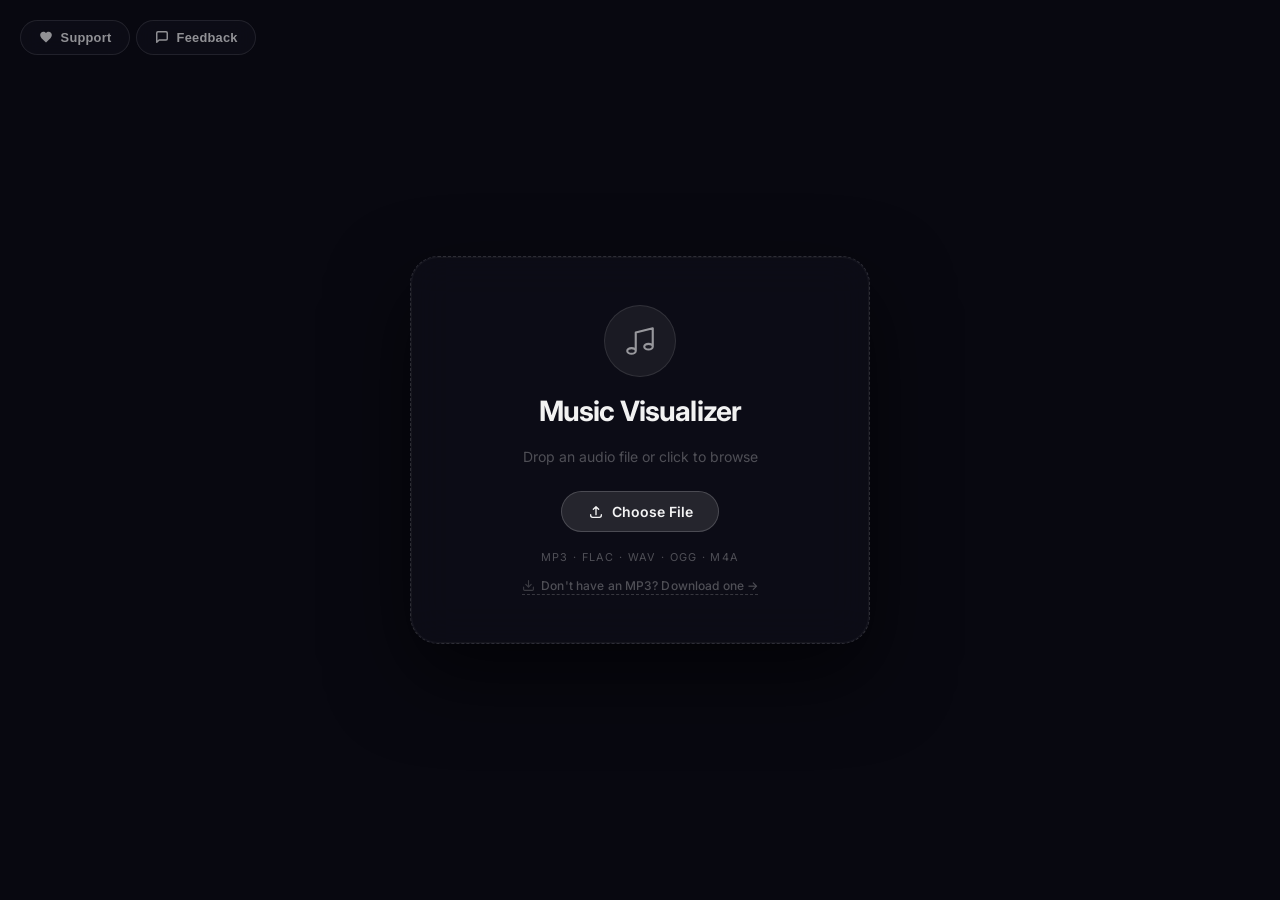
<file: index.html>
<!DOCTYPE html>
<html lang="en">
<head>
  <script async src="https://www.googletagmanager.com/gtag/js?id=G-9R2Q7HDYSL"></script>
  <script>
    window.dataLayer = window.dataLayer || [];
    function gtag(){dataLayer.push(arguments);}
    gtag('js', new Date());
    gtag('config', 'G-9R2Q7HDYSL');
  </script>
  <meta charset="UTF-8" />
  <meta name="viewport" content="width=device-width, initial-scale=1.0"/>
  <title>Music Visualizer</title>
  <meta name="description" content="An immersive music visualizer. Upload audio and watch your music come alive.">

  <link href="https://fonts.googleapis.com/css2?family=Inter:wght@300;400;500;600;700&family=Orbitron:wght@400;500&display=swap" rel="stylesheet">
  <link rel="icon" href="data:image/svg+xml,<svg xmlns='http://www.w3.org/2000/svg' viewBox='0 0 100 100'><text y='.9em' font-size='90'>🎵</text></svg>">
  <link rel="stylesheet" href="styles.css">
</head>
<body>
  <div class="main-container">

    <!-- Top-left: support button -->
    <button class="support-btn" id="support-btn" title="Support the Creator" aria-label="Support the Creator">
      <svg viewBox="0 0 24 24" fill="currentColor">
        <path d="M12 21.35l-1.45-1.32C5.4 15.36 2 12.28 2 8.5 2 5.42 4.42 3 7.5 3c1.74 0 3.41.81 4.5 2.09C13.09 3.81 14.76 3 16.5 3 19.58 3 22 5.42 22 8.5c0 3.78-3.4 6.86-8.55 11.54L12 21.35z"/>
      </svg>
      <span class="btn-text">Support</span>
    </button>

    <!-- Top-left: feedback button -->
    <button class="feedback-btn" id="feedback-btn" title="Send Feedback" aria-label="Send Feedback">
      <svg viewBox="0 0 24 24" fill="none" stroke="currentColor" stroke-width="2.5" stroke-linecap="round" stroke-linejoin="round">
        <path d="M21 15a2 2 0 0 1-2 2H7l-4 4V5a2 2 0 0 1 2-2h14a2 2 0 0 1 2 2z"></path>
      </svg>
      <span class="btn-text">Feedback</span>
    </button>

    <!-- Fullscreen aurora canvas — drawn behind everything -->
    <canvas id="aurora-canvas" class="aurora-canvas"></canvas>

    <!-- Ambient cover-art blurred background -->
    <div class="cover-art-background" id="cover-art-background"></div>

    <!-- ═══ UPLOAD SCREEN ═══ -->
    <div class="upload-screen" id="upload-screen">
      <div class="upload-card" id="upload-area">
        <div class="upload-card-icon">
          <svg viewBox="0 0 24 24" fill="none" stroke="currentColor" stroke-width="1.5">
            <path stroke-linecap="round" stroke-linejoin="round"
              d="M9 19V6l12-3v13M9 19c0 1.105-1.343 2-3 2s-3-.895-3-2 1.343-2 3-2 3 .895 3 2zm12-3c0 1.105-1.343 2-3 2s-3-.895-3-2 1.343-2 3-2 3 .895 3 2z"/>
          </svg>
        </div>
        <h1 class="upload-card-title">Music Visualizer</h1>
        <p class="upload-card-sub">Drop an audio file or click to browse</p>

        <label for="audio-input" class="upload-btn" id="upload-btn-label">
          <svg viewBox="0 0 24 24" fill="none" stroke="currentColor" stroke-width="2" width="16" height="16">
            <path stroke-linecap="round" stroke-linejoin="round" d="M4 16v1a3 3 0 003 3h10a3 3 0 003-3v-1m-4-8l-4-4m0 0L8 8m4-4v12"/>
          </svg>
          Choose File
        </label>

        <input type="file" id="audio-input" accept="audio/*" class="sr-only" multiple>
        <p class="upload-formats">MP3 · FLAC · WAV · OGG · M4A</p>

        <a href="download.html" class="upload-dl-link" id="upload-dl-link" aria-label="Learn how to download MP3 from Apple Music or Spotify">
          <svg viewBox="0 0 24 24" fill="none" stroke="currentColor" stroke-width="2" width="13" height="13">
            <path stroke-linecap="round" stroke-linejoin="round" d="M21 15v4a2 2 0 0 1-2 2H5a2 2 0 0 1-2-2v-4M7 10l5 5 5-5M12 15V3"/>
          </svg>
          Don't have an MP3? Download one →
        </a>
      </div>
    </div>

    <!-- ═══ PLAYER SCREEN ═══ -->
    <div class="player-screen" id="player-screen">

      <!-- Top-right: fullscreen button -->
      <button class="fs-btn" id="fullscreen-btn" title="Fullscreen (F)" aria-label="Toggle fullscreen">
        <svg id="fs-icon-expand" viewBox="0 0 24 24" fill="none" stroke="currentColor" stroke-width="2">
          <path stroke-linecap="round" stroke-linejoin="round" d="M4 8V4m0 0h4M4 4l5 5m11-5h-4m4 0v4m0-4l-5 5M4 16v4m0 0h4m-4 0l5-5m11 5l-5-5m5 5v-4m0 4h-4"/>
        </svg>
        <svg id="fs-icon-compress" viewBox="0 0 24 24" fill="none" stroke="currentColor" stroke-width="2" style="display:none">
          <path stroke-linecap="round" stroke-linejoin="round" d="M9 9V4m0 5H4m5 0L3 3m12 6h5m-5 0V4m0 5l6-6M9 15v5m0-5H4m5 0l-6 6m12-6h5m-5 0v5m0-5l6 6"/>
        </svg>
      </button>

      <!-- Cover art + track metadata centred above visualizer -->
      <div class="now-playing" id="now-playing">
        <div class="cover-art-wrap" id="cover-art-wrap">
          <div class="cover-art" id="cover-art-image"></div>
        </div>
        <div class="track-meta">
          <p class="track-name"  id="track-name">—</p>
          <p class="track-artist" id="track-artist"></p>
          <p class="track-duration" id="track-duration">0:00 / 0:00</p>
        </div>
      </div>

      <!-- Lyrics display -->
      <div class="lyrics-display" id="lyrics-display">
        <p class="lyrics-line lyrics-prev" id="lyrics-prev"></p>
        <div class="lyrics-current-wrap">
          <p class="lyrics-line lyrics-current" id="lyrics-current"></p>
          <div class="lyrics-break" id="lyrics-break">
            <span class="lbreak-dot"></span>
            <span class="lbreak-dot"></span>
            <span class="lbreak-dot"></span>
          </div>
          <div class="lyrics-progress" id="lyrics-progress"></div>
        </div>
        <p class="lyrics-line lyrics-next" id="lyrics-next"></p>
      </div>

      <!-- Visualizer canvas -->
      <div class="visualizer-section">
        <canvas id="visualizer"></canvas>
      </div>

      <!-- Controls pill -->
      <div class="controls-pill" id="controls-overlay">

        <!-- Prev -->
        <button id="btn-prev" class="ctrl-btn" aria-label="Previous track">
          <svg viewBox="0 0 24 24" fill="currentColor"><path d="M6 6h2v12H6zm3.5 6l8.5 6V6z"/></svg>
        </button>

        <!-- Play / Pause -->
        <button id="mini-play-pause" class="ctrl-btn ctrl-btn--primary" aria-label="Play / Pause">
          <svg id="icon-play"  viewBox="0 0 24 24" fill="currentColor"><path d="M8 5v14l11-7z"/></svg>
          <svg id="icon-pause" viewBox="0 0 24 24" fill="currentColor" style="display:none"><path d="M6 19h4V5H6v14zm8-14v14h4V5h-4z"/></svg>
        </button>

        <!-- Next -->
        <button id="btn-next" class="ctrl-btn" aria-label="Next track">
          <svg viewBox="0 0 24 24" fill="currentColor"><path d="M6 18l8.5-6L6 6v12zm2-8.14L11.03 12 8 14.14V9.86zM16 6h2v12h-2z"/></svg>
        </button>

        <!-- Stop -->
        <button id="mini-stop" class="ctrl-btn" aria-label="Stop">
          <svg viewBox="0 0 24 24" fill="currentColor"><path d="M6 6h12v12H6z"/></svg>
        </button>

        <!-- Visualizer mode cycle -->
        <button id="btn-mode" class="ctrl-btn ctrl-btn--mode" aria-label="Switch visualizer mode" title="Cycle visualizer mode (V)">
          <svg id="mode-icon-bars" viewBox="0 0 24 24" fill="currentColor">
            <path d="M4 18h2V6H4v12zm4 0h2V2H8v16zm4 0h2v-8h-2v8zm4 0h2V9h-2v9zm4 0h2v-5h-2v5z"/>
          </svg>
          <svg id="mode-icon-radial" viewBox="0 0 24 24" fill="currentColor" style="display:none">
            <circle cx="12" cy="12" r="3"/>
            <path d="M12 2v3M12 19v3M2 12h3M19 12h3M5.6 5.6l2.1 2.1M16.3 16.3l2.1 2.1M5.6 18.4l2.1-2.1M16.3 7.7l2.1-2.1"
              stroke="currentColor" stroke-width="2" stroke-linecap="round" fill="none"/>
          </svg>
        </button>

        <!-- Seek -->
        <div class="seek-group">
          <span class="time-lbl" id="current-time">0:00</span>
          <div class="seek-track" id="enhanced-progress-bar">
            <div class="seek-fill" id="enhanced-progress-fill"></div>
          </div>
          <span class="time-lbl" id="total-time">0:00</span>
        </div>

        <div class="ctrl-divider"></div>

        <!-- Volume (icon toggles mute) -->
        <div class="vol-group">
          <button id="mute-btn" class="ctrl-btn ctrl-btn--icon" aria-label="Mute / Unmute">
            <svg id="vol-icon-on"  viewBox="0 0 24 24" fill="currentColor"><path d="M3 9v6h4l5 5V4L7 9H3zm13.5 3c0-1.77-1.02-3.29-2.5-4.03v8.05c1.48-.73 2.5-2.25 2.5-4.02zM14 3.23v2.06c2.89.86 5 3.54 5 6.71s-2.11 5.85-5 6.71v2.06c4.01-.91 7-4.49 7-8.77s-2.99-7.86-7-8.77z"/></svg>
            <svg id="vol-icon-off" viewBox="0 0 24 24" fill="currentColor" style="display:none"><path d="M16.5 12c0-1.77-1.02-3.29-2.5-4.03v2.21l2.45 2.45c.03-.2.05-.41.05-.63zm2.5 0c0 .94-.2 1.82-.54 2.64l1.51 1.51C20.63 14.91 21 13.5 21 12c0-4.28-2.99-7.86-7-8.77v2.06c2.89.86 5 3.54 5 6.71zM4.27 3L3 4.27 7.73 9H3v6h4l5 5v-6.73l4.25 4.25c-.67.52-1.42.93-2.25 1.18v2.06c1.38-.31 2.63-.95 3.69-1.81L19.73 21 21 19.73l-9-9L4.27 3zM12 4L9.91 6.09 12 8.18V4z"/></svg>
          </button>
          <input type="range" id="mini-volume" min="0" max="100" value="50" class="vol-slider" aria-label="Volume">
        </div>

        <div class="ctrl-divider"></div>

        <!-- Add more tracks -->
        <label for="audio-input-more" class="ctrl-btn ctrl-add" title="Add more tracks" aria-label="Add tracks">
          <svg viewBox="0 0 24 24" fill="currentColor"><path d="M19 13h-6v6h-2v-6H5v-2h6V5h2v6h6v2z"/></svg>
        </label>
        <input type="file" id="audio-input-more" accept="audio/*" class="sr-only" multiple>

        <div class="ctrl-divider"></div>

        <!-- Queue toggle -->
        <button id="btn-queue" class="ctrl-btn ctrl-btn--icon ctrl-btn--queue" title="Queue (Q)" aria-label="Toggle queue">
          <svg viewBox="0 0 24 24" fill="currentColor">
            <path d="M3 18h13v-2H3v2zm0-5h10v-2H3v2zm0-7v2h13V6H3zm18 9.59L17.42 12 21 8.41 19.59 7l-5 5 5 5L21 15.59z"/>
          </svg>
        </button>

        <div class="ctrl-divider"></div>

        <!-- Load LRC lyrics -->
        <label for="lrc-input" class="ctrl-btn ctrl-btn--icon ctrl-btn--lrc" id="lrc-btn" title="Load lyrics (.lrc)" aria-label="Load LRC file">
          <svg viewBox="0 0 24 24" fill="currentColor">
            <path d="M12 3v10.55c-.59-.34-1.27-.55-2-.55-2.21 0-4 1.79-4 4s1.79 4 4 4 4-1.79 4-4V7h4V3h-6z"/>
          </svg>
        </label>
        <input type="file" id="lrc-input" accept=".lrc,.txt" class="sr-only">
      </div>

      <!-- ═══ QUEUE SIDEBAR ═══ -->
      <div class="queue-panel" id="queue-panel" aria-label="Queue">
        <div class="queue-header">
          <span class="queue-title">Queue</span>
          <span class="queue-count" id="queue-count">0 tracks</span>
          <button class="queue-close" id="queue-close" aria-label="Close queue">
            <svg viewBox="0 0 24 24" fill="currentColor" width="16" height="16">
              <path d="M19 6.41L17.59 5 12 10.59 6.41 5 5 6.41 10.59 12 5 17.59 6.41 19 12 13.41 17.59 19 19 17.59 13.41 12z"/>
            </svg>
          </button>
        </div>
        <div class="queue-list" id="queue-list"></div>
      </div>

    </div><!-- /player-screen -->

    <audio id="audio" style="display:none"></audio>
  </div>

  <!-- ═══ SUPPORT MODAL ═══ -->
  <div class="support-modal" id="support-modal" aria-label="Support Creator">
    <div class="support-modal-backdrop" id="support-backdrop"></div>
    <div class="support-card">
      <button class="support-close-btn" id="support-close-btn" aria-label="Close support page">
        <svg viewBox="0 0 24 24" fill="currentColor">
          <path d="M19 6.41L17.59 5 12 10.59 6.41 5 5 6.41 10.59 12 5 17.59 6.41 19 12 13.41 17.59 19 19 17.59 13.41 12z"/>
        </svg>
      </button>
      
      <div class="support-header">
        <div class="support-icon-heart">
          <svg viewBox="0 0 24 24" fill="currentColor">
            <path d="M12 21.35l-1.45-1.32C5.4 15.36 2 12.28 2 8.5 2 5.42 4.42 3 7.5 3c1.74 0 3.41.81 4.5 2.09C13.09 3.81 14.76 3 16.5 3 19.58 3 22 5.42 22 8.5c0 3.78-3.4 6.86-8.55 11.54L12 21.35z"/>
          </svg>
        </div>
        <h2 class="support-title">Support the Creator</h2>
        <p class="support-subtitle">If you love this visualizer, consider supporting development!</p>
      </div>

      <div class="support-content">
        <div class="qr-container">
          <img src="qrpay.jpeg" alt="UPI QR Code" class="qr-image" />
          <span class="qr-label">Scan QR to pay</span>
        </div>

        <div class="upi-container">
          <span class="upi-label">UPI ID</span>
          <div class="upi-box">
            <span class="upi-id" id="upi-id-text">ravishankar20066@okicici</span>
            <button class="upi-copy-btn" id="upi-copy-btn" title="Copy UPI ID">
              <svg id="copy-icon" viewBox="0 0 24 24" fill="none" stroke="currentColor" stroke-width="2">
                <rect x="9" y="9" width="13" height="13" rx="2" ry="2"></rect>
                <path d="M5 15H4a2 2 0 0 1-2-2V4a2 2 0 0 1 2-2h9a2 2 0 0 1 2 2v1"></path>
              </svg>
              <svg id="check-icon" viewBox="0 0 24 24" fill="none" stroke="currentColor" stroke-width="2" style="display:none">
                <polyline points="20 6 9 17 4 12"></polyline>
              </svg>
              <span id="copy-btn-text">Copy</span>
            </button>
          </div>
        </div>
      </div>
    </div>
  </div>

  <!-- ═══ FEEDBACK MODAL ═══ -->
  <div class="support-modal" id="feedback-modal" aria-label="Send Feedback">
    <div class="support-modal-backdrop" id="feedback-backdrop"></div>
    <div class="support-card">
      <button class="support-close-btn" id="feedback-close-btn" aria-label="Close feedback page">
        <svg viewBox="0 0 24 24" fill="currentColor">
          <path d="M19 6.41L17.59 5 12 10.59 6.41 5 5 6.41 10.59 12 5 17.59 6.41 19 12 13.41 17.59 19 19 17.59 13.41 12z"/>
        </svg>
      </button>
      
      <div class="support-header">
        <div class="support-icon-heart" style="background: rgba(0, 184, 212, 0.1); border-color: rgba(0, 184, 212, 0.2); color: #00b8d4; animation: none;">
          <svg viewBox="0 0 24 24" fill="none" stroke="currentColor" stroke-width="2" stroke-linecap="round" stroke-linejoin="round" style="width: 24px; height: 24px;">
            <path d="M21 15a2 2 0 0 1-2 2H7l-4 4V5a2 2 0 0 1 2-2h14a2 2 0 0 1 2 2z"></path>
          </svg>
        </div>
        <h2 class="support-title">Send Feedback</h2>
        <p class="support-subtitle">Have a suggestion or found a bug? Let us know!</p>
      </div>

      <form class="feedback-form" id="feedback-form">
        <div class="feedback-field">
          <input type="text" id="feedback-name" name="name" placeholder="Your Name" required class="feedback-input">
        </div>
        <div class="feedback-field">
          <input type="email" id="feedback-email" name="email" placeholder="Your Email" required class="feedback-input">
        </div>
        <div class="feedback-field">
          <textarea id="feedback-message" name="message" placeholder="Type your message here..." required class="feedback-input feedback-textarea" rows="4"></textarea>
        </div>
        <button type="submit" class="feedback-submit-btn" id="feedback-submit-btn">
          <span id="feedback-submit-text">Send Feedback</span>
          <div class="feedback-spinner" id="feedback-spinner" style="display: none;"></div>
        </button>
      </form>
    </div>
  </div>



  <div id="toast" class="toast" aria-live="polite"></div>

  <script type="module" src="./js/app.js?v=2"></script>
</body>
</html>
</file>
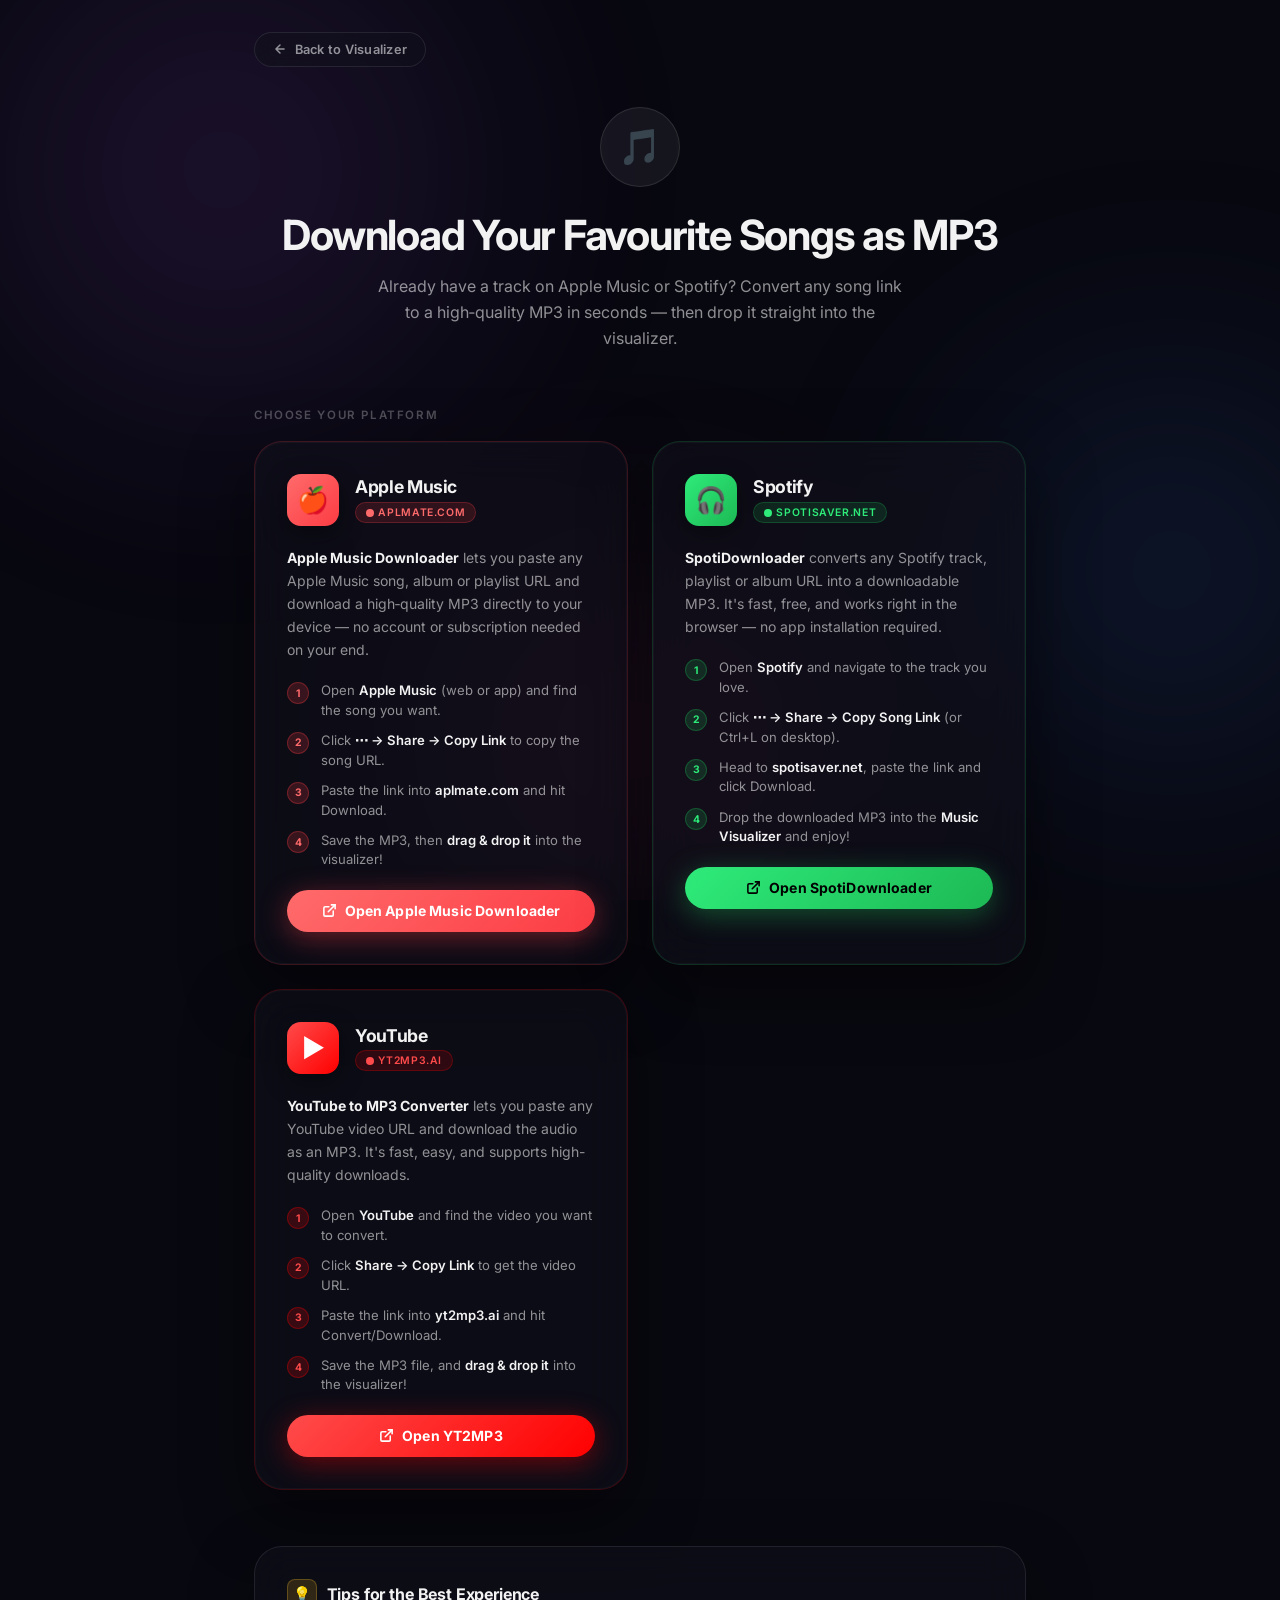
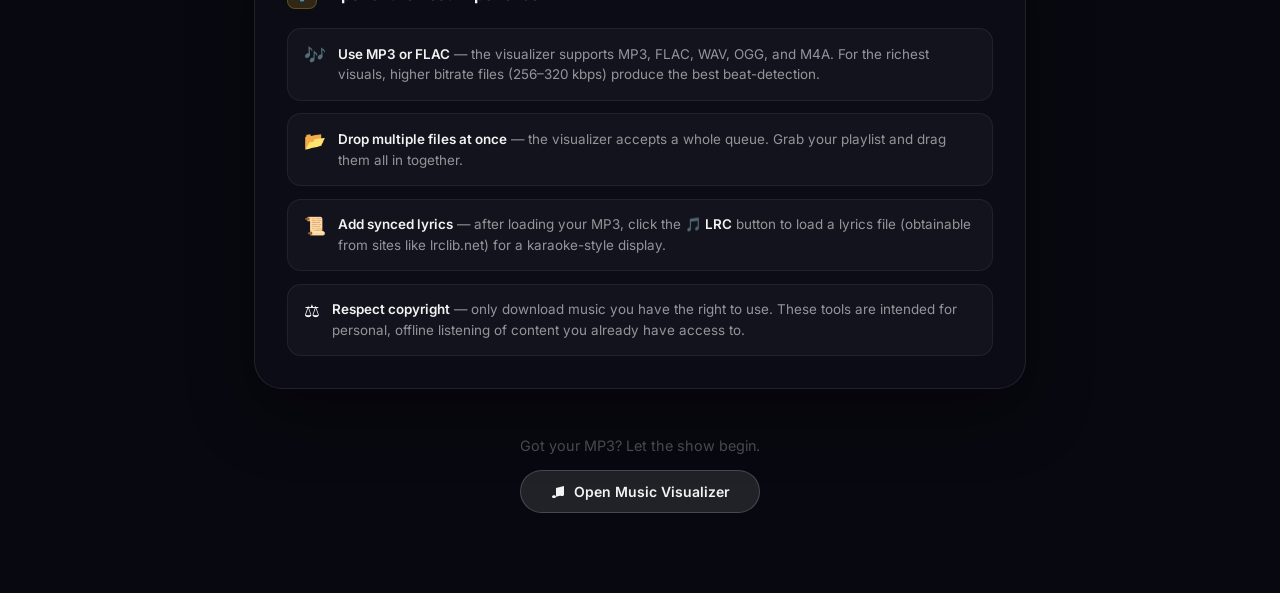
<file: download.html>
<!DOCTYPE html>
<html lang="en">
<head>
  <script async src="https://www.googletagmanager.com/gtag/js?id=G-9R2Q7HDYSL"></script>
  <script>
    window.dataLayer = window.dataLayer || [];
    function gtag(){dataLayer.push(arguments);}
    gtag('js', new Date());
    gtag('config', 'G-9R2Q7HDYSL');
  </script>
  <meta charset="UTF-8" />
  <meta name="viewport" content="width=device-width, initial-scale=1.0"/>
  <title>Download MP3 — Music Visualizer</title>
  <meta name="description" content="Learn how to download your favourite songs as MP3 from Apple Music or Spotify and play them in the Music Visualizer.">
  <link href="https://fonts.googleapis.com/css2?family=Inter:wght@300;400;500;600;700&family=Orbitron:wght@400;500&display=swap" rel="stylesheet">
  <link rel="icon" href="data:image/svg+xml,<svg xmlns='http://www.w3.org/2000/svg' viewBox='0 0 100 100'><text y='.9em' font-size='90'>🎵</text></svg>">

  <style>
    /* ── Reset ────────────────────────────────────────────────── */
    *, *::before, *::after { box-sizing: border-box; margin: 0; padding: 0; }

    /* ── Design tokens ────────────────────────────────────────── */
    :root {
      --glass-bg:     rgba(18, 18, 28, 0.55);
      --glass-border: rgba(255, 255, 255, 0.09);
      --glass-blur:   20px;
      --white-hi:     rgba(255, 255, 255, 0.95);
      --white-mid:    rgba(255, 255, 255, 0.55);
      --white-lo:     rgba(255, 255, 255, 0.28);
      --radius-card:  28px;
      --radius-pill:  9999px;
      --trans-smooth: 0.35s cubic-bezier(0.4, 0, 0.2, 1);
      --apple-color:  #fc3c44;
      --spotify-color: #1db954;
      --youtube-color: #ff0000;
    }

    /* ── Base ─────────────────────────────────────────────────── */
    html, body {
      min-height: 100%;
      font-family: 'Inter', system-ui, sans-serif;
      background: #080810;
      color: #fff;
      -webkit-font-smoothing: antialiased;
      overflow-x: hidden;
    }

    /* ── Animated aurora background ──────────────────────────── */
    .aurora-bg {
      position: fixed;
      inset: 0;
      z-index: 0;
      overflow: hidden;
      pointer-events: none;
    }
    .aurora-orb {
      position: absolute;
      border-radius: 50%;
      filter: blur(120px);
      opacity: 0.18;
      animation: drift 18s ease-in-out infinite alternate;
    }
    .aurora-orb:nth-child(1) {
      width: 700px; height: 700px;
      background: radial-gradient(circle, #a855f7, transparent 70%);
      top: -20%; left: -10%;
      animation-duration: 22s;
    }
    .aurora-orb:nth-child(2) {
      width: 600px; height: 600px;
      background: radial-gradient(circle, #3b82f6, transparent 70%);
      top: 30%; right: -15%;
      animation-duration: 18s;
      animation-delay: -7s;
    }
    .aurora-orb:nth-child(3) {
      width: 500px; height: 500px;
      background: radial-gradient(circle, #ec4899, transparent 70%);
      bottom: -10%; left: 30%;
      animation-duration: 25s;
      animation-delay: -12s;
    }
    @keyframes drift {
      from { transform: translate(0, 0) scale(1); }
      to   { transform: translate(40px, 60px) scale(1.08); }
    }

    /* ── Page layout ──────────────────────────────────────────── */
    .page {
      position: relative;
      z-index: 1;
      max-width: 820px;
      margin: 0 auto;
      padding: 2rem 1.5rem 5rem;
    }

    /* ── Back button ──────────────────────────────────────────── */
    .back-btn {
      display: inline-flex;
      align-items: center;
      gap: 0.5rem;
      padding: 0.55rem 1.1rem;
      border-radius: var(--radius-pill);
      background: var(--glass-bg);
      backdrop-filter: blur(12px);
      -webkit-backdrop-filter: blur(12px);
      border: 1px solid var(--glass-border);
      color: var(--white-mid);
      font-size: 0.8rem;
      font-weight: 600;
      letter-spacing: 0.02em;
      text-decoration: none;
      transition: color var(--trans-smooth), background var(--trans-smooth), transform var(--trans-smooth), box-shadow var(--trans-smooth);
      margin-bottom: 2.5rem;
    }
    .back-btn:hover {
      color: var(--white-hi);
      background: rgba(255, 255, 255, 0.12);
      transform: translateY(-1px) scale(1.03);
      box-shadow: 0 6px 20px rgba(0, 0, 0, 0.35);
    }
    .back-btn svg { width: 14px; height: 14px; }

    /* ── Hero section ─────────────────────────────────────────── */
    .hero {
      text-align: center;
      margin-bottom: 3.5rem;
    }
    .hero-icon {
      width: 80px; height: 80px;
      border-radius: 50%;
      background: rgba(255, 255, 255, 0.06);
      border: 1px solid rgba(255, 255, 255, 0.1);
      display: flex; align-items: center; justify-content: center;
      color: var(--white-mid);
      margin: 0 auto 1.5rem;
      animation: float 3.5s ease-in-out infinite;
      font-size: 2.2rem;
    }
    @keyframes float {
      0%, 100% { transform: translateY(0); }
      50%       { transform: translateY(-8px); }
    }
    .hero h1 {
      font-size: clamp(1.8rem, 4vw, 2.6rem);
      font-weight: 700;
      letter-spacing: -0.03em;
      color: var(--white-hi);
      margin-bottom: 0.75rem;
      line-height: 1.2;
    }
    .hero-sub {
      font-size: 1rem;
      color: var(--white-mid);
      line-height: 1.65;
      max-width: 540px;
      margin: 0 auto;
    }

    /* ── Section heading ──────────────────────────────────────── */
    .section-label {
      font-size: 0.72rem;
      font-weight: 600;
      letter-spacing: 0.14em;
      text-transform: uppercase;
      color: var(--white-lo);
      margin-bottom: 1.2rem;
    }

    /* ── Converter cards ──────────────────────────────────────── */
    .converters-grid {
      display: grid;
      grid-template-columns: repeat(auto-fit, minmax(320px, 1fr));
      gap: 1.5rem;
      margin-bottom: 3.5rem;
    }

    .converter-card {
      position: relative;
      display: flex;
      flex-direction: column;
      gap: 1.25rem;
      padding: 2rem;
      background: var(--glass-bg);
      backdrop-filter: blur(var(--glass-blur));
      -webkit-backdrop-filter: blur(var(--glass-blur));
      border: 1px solid var(--glass-border);
      border-radius: var(--radius-card);
      box-shadow: 0 24px 64px rgba(0, 0, 0, 0.5), inset 0 0 0 1px rgba(255, 255, 255, 0.03);
      transition: transform var(--trans-smooth), box-shadow var(--trans-smooth), border-color var(--trans-smooth);
      overflow: hidden;
    }
    .converter-card::before {
      content: '';
      position: absolute;
      inset: 0;
      border-radius: inherit;
      opacity: 0;
      transition: opacity var(--trans-smooth);
      pointer-events: none;
    }
    .converter-card:hover {
      transform: translateY(-4px);
      box-shadow: 0 32px 80px rgba(0, 0, 0, 0.6);
    }

    /* Apple card accent */
    .converter-card--apple {
      border-color: rgba(252, 60, 68, 0.2);
    }
    .converter-card--apple::before {
      background: radial-gradient(ellipse at top left, rgba(252, 60, 68, 0.08) 0%, transparent 70%);
    }
    .converter-card--apple:hover {
      border-color: rgba(252, 60, 68, 0.38);
    }
    .converter-card--apple:hover::before { opacity: 1; }

    /* Spotify card accent */
    .converter-card--spotify {
      border-color: rgba(29, 185, 84, 0.2);
    }
    .converter-card--spotify::before {
      background: radial-gradient(ellipse at top left, rgba(29, 185, 84, 0.08) 0%, transparent 70%);
    }
    .converter-card--spotify:hover {
      border-color: rgba(29, 185, 84, 0.38);
    }
    .converter-card--spotify:hover::before { opacity: 1; }

    /* YouTube card accent */
    .converter-card--youtube {
      border-color: rgba(255, 0, 0, 0.2);
    }
    .converter-card--youtube::before {
      background: radial-gradient(ellipse at top left, rgba(255, 0, 0, 0.08) 0%, transparent 70%);
    }
    .converter-card--youtube:hover {
      border-color: rgba(255, 0, 0, 0.38);
    }
    .converter-card--youtube:hover::before { opacity: 1; }

    /* Card header row */
    .card-header {
      display: flex;
      align-items: center;
      gap: 1rem;
    }
    .card-logo {
      width: 52px; height: 52px;
      border-radius: 14px;
      display: flex; align-items: center; justify-content: center;
      flex-shrink: 0;
      font-size: 1.6rem;
      box-shadow: 0 8px 24px rgba(0, 0, 0, 0.4);
    }
    .card-logo--apple {
      background: linear-gradient(135deg, #ff6b6b 0%, #fc3c44 100%);
    }
    .card-logo--spotify {
      background: linear-gradient(135deg, #2eeb7a 0%, #1db954 100%);
    }
    .card-logo--youtube {
      background: linear-gradient(135deg, #ff4b4b 0%, #ff0000 100%);
    }
    .card-title-group { flex: 1; min-width: 0; }
    .card-title {
      font-size: 1.1rem;
      font-weight: 700;
      letter-spacing: -0.02em;
      color: var(--white-hi);
      margin-bottom: 0.2rem;
    }
    .card-badge {
      display: inline-flex;
      align-items: center;
      gap: 0.3rem;
      padding: 0.2rem 0.6rem;
      border-radius: var(--radius-pill);
      font-size: 0.65rem;
      font-weight: 600;
      letter-spacing: 0.06em;
      text-transform: uppercase;
    }
    .card-badge--apple  { background: rgba(252, 60, 68, 0.15); color: #ff6b6b; border: 1px solid rgba(252, 60, 68, 0.25); }
    .card-badge--spotify{ background: rgba(29, 185, 84, 0.15);  color: #2eeb7a; border: 1px solid rgba(29, 185, 84, 0.25); }
    .card-badge--youtube{ background: rgba(255, 0, 0, 0.15);  color: #ff4b4b; border: 1px solid rgba(255, 0, 0, 0.25); }

    /* Description */
    .card-desc {
      font-size: 0.875rem;
      color: var(--white-mid);
      line-height: 1.65;
    }

    /* Steps */
    .card-steps {
      display: flex;
      flex-direction: column;
      gap: 0.65rem;
    }
    .step {
      display: flex;
      align-items: flex-start;
      gap: 0.75rem;
    }
    .step-num {
      width: 22px; height: 22px;
      border-radius: 50%;
      display: flex; align-items: center; justify-content: center;
      font-size: 0.65rem;
      font-weight: 700;
      flex-shrink: 0;
      margin-top: 0.05rem;
    }
    .step-num--apple   { background: rgba(252, 60, 68, 0.18); color: #ff6b6b; border: 1px solid rgba(252, 60, 68, 0.3); }
    .step-num--spotify { background: rgba(29, 185, 84, 0.18);  color: #2eeb7a; border: 1px solid rgba(29, 185, 84, 0.3); }
    .step-num--youtube { background: rgba(255, 0, 0, 0.18);  color: #ff4b4b; border: 1px solid rgba(255, 0, 0, 0.3); }
    .step-text {
      font-size: 0.82rem;
      color: var(--white-mid);
      line-height: 1.5;
    }
    .step-text strong { color: var(--white-hi); font-weight: 600; }

    /* CTA link button */
    .card-cta {
      display: inline-flex;
      align-items: center;
      justify-content: center;
      gap: 0.5rem;
      padding: 0.78rem 1.4rem;
      border-radius: var(--radius-pill);
      font-size: 0.875rem;
      font-weight: 700;
      letter-spacing: 0.01em;
      text-decoration: none;
      transition: transform 0.15s ease, box-shadow var(--trans-smooth), filter 0.2s ease;
      position: relative;
      overflow: hidden;
    }
    .card-cta::after {
      content: '';
      position: absolute;
      inset: 0;
      border-radius: inherit;
      background: rgba(255, 255, 255, 0);
      transition: background 0.2s ease;
    }
    .card-cta:hover::after { background: rgba(255, 255, 255, 0.1); }
    .card-cta:hover { transform: translateY(-2px) scale(1.02); }
    .card-cta:active { transform: translateY(1px) scale(0.99); }

    .card-cta--apple {
      background: linear-gradient(135deg, #ff6b6b, #fc3c44);
      color: #fff;
      box-shadow: 0 6px 28px rgba(252, 60, 68, 0.4);
    }
    .card-cta--apple:hover { box-shadow: 0 10px 36px rgba(252, 60, 68, 0.55); }

    .card-cta--spotify {
      background: linear-gradient(135deg, #2eeb7a, #1db954);
      color: #000;
      box-shadow: 0 6px 28px rgba(29, 185, 84, 0.4);
    }
    .card-cta--spotify:hover { box-shadow: 0 10px 36px rgba(29, 185, 84, 0.55); }

    .card-cta--youtube {
      background: linear-gradient(135deg, #ff4b4b, #ff0000);
      color: #fff;
      box-shadow: 0 6px 28px rgba(255, 0, 0, 0.4);
    }
    .card-cta--youtube:hover { box-shadow: 0 10px 36px rgba(255, 0, 0, 0.55); }

    .card-cta svg { width: 15px; height: 15px; }

    /* ── Tips section ─────────────────────────────────────────── */
    .tips-card {
      padding: 2rem;
      background: var(--glass-bg);
      backdrop-filter: blur(var(--glass-blur));
      -webkit-backdrop-filter: blur(var(--glass-blur));
      border: 1px solid var(--glass-border);
      border-radius: var(--radius-card);
      box-shadow: 0 24px 64px rgba(0, 0, 0, 0.4);
      margin-bottom: 3rem;
    }
    .tips-title {
      font-size: 1rem;
      font-weight: 700;
      color: var(--white-hi);
      letter-spacing: -0.01em;
      margin-bottom: 1.2rem;
      display: flex;
      align-items: center;
      gap: 0.6rem;
    }
    .tips-title-icon {
      width: 30px; height: 30px;
      border-radius: 8px;
      background: rgba(251, 191, 36, 0.15);
      border: 1px solid rgba(251, 191, 36, 0.25);
      display: flex; align-items: center; justify-content: center;
      font-size: 0.9rem;
    }
    .tips-list {
      display: flex;
      flex-direction: column;
      gap: 0.8rem;
    }
    .tip-item {
      display: flex;
      align-items: flex-start;
      gap: 0.75rem;
      padding: 0.9rem 1rem;
      background: rgba(255, 255, 255, 0.03);
      border: 1px solid rgba(255, 255, 255, 0.06);
      border-radius: 14px;
      transition: background var(--trans-smooth), border-color var(--trans-smooth);
    }
    .tip-item:hover {
      background: rgba(255, 255, 255, 0.06);
      border-color: rgba(255, 255, 255, 0.1);
    }
    .tip-icon {
      font-size: 1.1rem;
      flex-shrink: 0;
      margin-top: 0.05rem;
    }
    .tip-text {
      font-size: 0.84rem;
      color: var(--white-mid);
      line-height: 1.55;
    }
    .tip-text strong { color: var(--white-hi); font-weight: 600; }

    /* ── Footer CTA ───────────────────────────────────────────── */
    .footer-cta {
      text-align: center;
    }
    .footer-cta-text {
      font-size: 0.9rem;
      color: var(--white-lo);
      margin-bottom: 1rem;
    }
    .footer-cta-link {
      display: inline-flex;
      align-items: center;
      gap: 0.5rem;
      padding: 0.75rem 1.8rem;
      border-radius: var(--radius-pill);
      background: rgba(255, 255, 255, 0.1);
      border: 1px solid rgba(255, 255, 255, 0.18);
      color: var(--white-hi);
      font-size: 0.875rem;
      font-weight: 600;
      text-decoration: none;
      transition: background var(--trans-smooth), transform 0.15s ease, box-shadow var(--trans-smooth);
    }
    .footer-cta-link:hover {
      background: rgba(255, 255, 255, 0.18);
      transform: translateY(-2px);
      box-shadow: 0 8px 28px rgba(255, 255, 255, 0.1);
    }
    .footer-cta-link svg { width: 16px; height: 16px; }

    /* ── Scrollbar ─────────────────────────────────────────────── */
    ::-webkit-scrollbar { width: 6px; }
    ::-webkit-scrollbar-track { background: transparent; }
    ::-webkit-scrollbar-thumb { background: rgba(255,255,255,0.12); border-radius: 3px; }
    ::-webkit-scrollbar-thumb:hover { background: rgba(255,255,255,0.22); }

    /* ── Responsive ───────────────────────────────────────────── */
    @media (max-width: 600px) {
      .page { padding: 1.5rem 1rem 4rem; }
      .converters-grid { grid-template-columns: 1fr; }
    }
  </style>
</head>
<body>

  <!-- Animated aurora background -->
  <div class="aurora-bg" aria-hidden="true">
    <div class="aurora-orb"></div>
    <div class="aurora-orb"></div>
    <div class="aurora-orb"></div>
  </div>

  <main class="page" role="main">

    <!-- Back to visualizer -->
    <a href="index.html" class="back-btn" id="back-to-visualizer" aria-label="Back to Music Visualizer">
      <svg viewBox="0 0 24 24" fill="none" stroke="currentColor" stroke-width="2.5" stroke-linecap="round" stroke-linejoin="round">
        <path d="M19 12H5M12 5l-7 7 7 7"/>
      </svg>
      Back to Visualizer
    </a>

    <!-- Hero -->
    <section class="hero">
      <div class="hero-icon" aria-hidden="true">🎵</div>
      <h1>Download Your Favourite Songs as&nbsp;MP3</h1>
      <p class="hero-sub">
        Already have a track on Apple Music or Spotify? Convert any song link to a
        high‑quality MP3 in seconds — then drop it straight into the visualizer.
      </p>
    </section>

    <!-- Converters -->
    <p class="section-label">Choose your platform</p>
    <div class="converters-grid">

      <!-- Apple Music card -->
      <article class="converter-card converter-card--apple" id="apple-music-card">
        <div class="card-header">
          <div class="card-logo card-logo--apple" aria-hidden="true">🍎</div>
          <div class="card-title-group">
            <h2 class="card-title">Apple Music</h2>
            <span class="card-badge card-badge--apple">
              <svg width="8" height="8" viewBox="0 0 8 8" fill="currentColor"><circle cx="4" cy="4" r="4"/></svg>
              aplmate.com
            </span>
          </div>
        </div>

        <p class="card-desc">
          <strong style="color: var(--white-hi)">Apple Music Downloader</strong> lets you paste any Apple Music
          song, album or playlist URL and download a high‑quality MP3 directly to your device — no account or
          subscription needed on your end.
        </p>

        <div class="card-steps" aria-label="Steps to download from Apple Music">
          <div class="step">
            <span class="step-num step-num--apple">1</span>
            <p class="step-text">Open <strong>Apple Music</strong> (web or app) and find the song you want.</p>
          </div>
          <div class="step">
            <span class="step-num step-num--apple">2</span>
            <p class="step-text">Click <strong>⋯ → Share → Copy Link</strong> to copy the song URL.</p>
          </div>
          <div class="step">
            <span class="step-num step-num--apple">3</span>
            <p class="step-text">Paste the link into <strong>aplmate.com</strong> and hit Download.</p>
          </div>
          <div class="step">
            <span class="step-num step-num--apple">4</span>
            <p class="step-text">Save the MP3, then <strong>drag &amp; drop it</strong> into the visualizer!</p>
          </div>
        </div>

        <a href="https://aplmate.com" target="_blank" rel="noopener noreferrer"
           class="card-cta card-cta--apple" id="apple-cta-btn" aria-label="Open Apple Music to MP3 converter">
          <svg viewBox="0 0 24 24" fill="none" stroke="currentColor" stroke-width="2.5" stroke-linecap="round" stroke-linejoin="round">
            <path d="M18 13v6a2 2 0 0 1-2 2H5a2 2 0 0 1-2-2V8a2 2 0 0 1 2-2h6"/>
            <polyline points="15 3 21 3 21 9"/>
            <line x1="10" y1="14" x2="21" y2="3"/>
          </svg>
          Open Apple Music Downloader
        </a>
      </article>

      <!-- Spotify card -->
      <article class="converter-card converter-card--spotify" id="spotify-card">
        <div class="card-header">
          <div class="card-logo card-logo--spotify" aria-hidden="true">🎧</div>
          <div class="card-title-group">
            <h2 class="card-title">Spotify</h2>
            <span class="card-badge card-badge--spotify">
              <svg width="8" height="8" viewBox="0 0 8 8" fill="currentColor"><circle cx="4" cy="4" r="4"/></svg>
              spotisaver.net
            </span>
          </div>
        </div>

        <p class="card-desc">
          <strong style="color: var(--white-hi)">SpotiDownloader</strong> converts any Spotify track, playlist
          or album URL into a downloadable MP3. It's fast, free, and works right in the browser — no
          app installation required.
        </p>

        <div class="card-steps" aria-label="Steps to download from Spotify">
          <div class="step">
            <span class="step-num step-num--spotify">1</span>
            <p class="step-text">Open <strong>Spotify</strong> and navigate to the track you love.</p>
          </div>
          <div class="step">
            <span class="step-num step-num--spotify">2</span>
            <p class="step-text">Click <strong>⋯ → Share → Copy Song Link</strong> (or Ctrl+L on desktop).</p>
          </div>
          <div class="step">
            <span class="step-num step-num--spotify">3</span>
            <p class="step-text">Head to <strong>spotisaver.net</strong>, paste the link and click Download.</p>
          </div>
          <div class="step">
            <span class="step-num step-num--spotify">4</span>
            <p class="step-text">Drop the downloaded MP3 into the <strong>Music Visualizer</strong> and enjoy!</p>
          </div>
        </div>

        <a href="https://spotisaver.net/en1" target="_blank" rel="noopener noreferrer"
           class="card-cta card-cta--spotify" id="spotify-cta-btn" aria-label="Open Spotify to MP3 converter">
          <svg viewBox="0 0 24 24" fill="none" stroke="currentColor" stroke-width="2.5" stroke-linecap="round" stroke-linejoin="round">
            <path d="M18 13v6a2 2 0 0 1-2 2H5a2 2 0 0 1-2-2V8a2 2 0 0 1 2-2h6"/>
            <polyline points="15 3 21 3 21 9"/>
            <line x1="10" y1="14" x2="21" y2="3"/>
          </svg>
          Open SpotiDownloader
        </a>
      </article>

      <!-- YouTube card -->
      <article class="converter-card converter-card--youtube" id="youtube-card">
        <div class="card-header">
          <div class="card-logo card-logo--youtube" aria-hidden="true">▶️</div>
          <div class="card-title-group">
            <h2 class="card-title">YouTube</h2>
            <span class="card-badge card-badge--youtube">
              <svg width="8" height="8" viewBox="0 0 8 8" fill="currentColor"><circle cx="4" cy="4" r="4"/></svg>
              yt2mp3.ai
            </span>
          </div>
        </div>

        <p class="card-desc">
          <strong style="color: var(--white-hi)">YouTube to MP3 Converter</strong> lets you paste any YouTube
          video URL and download the audio as an MP3. It's fast, easy, and supports high-quality downloads.
        </p>

        <div class="card-steps" aria-label="Steps to download from YouTube">
          <div class="step">
            <span class="step-num step-num--youtube">1</span>
            <p class="step-text">Open <strong>YouTube</strong> and find the video you want to convert.</p>
          </div>
          <div class="step">
            <span class="step-num step-num--youtube">2</span>
            <p class="step-text">Click <strong>Share → Copy Link</strong> to get the video URL.</p>
          </div>
          <div class="step">
            <span class="step-num step-num--youtube">3</span>
            <p class="step-text">Paste the link into <strong>yt2mp3.ai</strong> and hit Convert/Download.</p>
          </div>
          <div class="step">
            <span class="step-num step-num--youtube">4</span>
            <p class="step-text">Save the MP3 file, and <strong>drag &amp; drop it</strong> into the visualizer!</p>
          </div>
        </div>

        <a href="https://yt2mp3.ai/" target="_blank" rel="noopener noreferrer"
           class="card-cta card-cta--youtube" id="youtube-cta-btn" aria-label="Open YouTube to MP3 converter">
          <svg viewBox="0 0 24 24" fill="none" stroke="currentColor" stroke-width="2.5" stroke-linecap="round" stroke-linejoin="round">
            <path d="M18 13v6a2 2 0 0 1-2 2H5a2 2 0 0 1-2-2V8a2 2 0 0 1 2-2h6"/>
            <polyline points="15 3 21 3 21 9"/>
            <line x1="10" y1="14" x2="21" y2="3"/>
          </svg>
          Open YT2MP3
        </a>
      </article>

    </div>

    <!-- Tips card -->
    <section class="tips-card" aria-labelledby="tips-heading">
      <h2 class="tips-title" id="tips-heading">
        <span class="tips-title-icon" aria-hidden="true">💡</span>
        Tips for the Best Experience
      </h2>
      <div class="tips-list">
        <div class="tip-item">
          <span class="tip-icon" aria-hidden="true">🎶</span>
          <p class="tip-text"><strong>Use MP3 or FLAC</strong> — the visualizer supports MP3, FLAC, WAV, OGG, and M4A. For the richest visuals, higher bitrate files (256–320 kbps) produce the best beat-detection.</p>
        </div>
        <div class="tip-item">
          <span class="tip-icon" aria-hidden="true">📂</span>
          <p class="tip-text"><strong>Drop multiple files at once</strong> — the visualizer accepts a whole queue. Grab your playlist and drag them all in together.</p>
        </div>
        <div class="tip-item">
          <span class="tip-icon" aria-hidden="true">📜</span>
          <p class="tip-text"><strong>Add synced lyrics</strong> — after loading your MP3, click the <strong>🎵 LRC</strong> button to load a lyrics file (obtainable from sites like lrclib.net) for a karaoke-style display.</p>
        </div>
        <div class="tip-item">
          <span class="tip-icon" aria-hidden="true">⚖️</span>
          <p class="tip-text"><strong>Respect copyright</strong> — only download music you have the right to use. These tools are intended for personal, offline listening of content you already have access to.</p>
        </div>
      </div>
    </section>

    <!-- Footer CTA -->
    <div class="footer-cta">
      <p class="footer-cta-text">Got your MP3? Let the show begin.</p>
      <a href="index.html" class="footer-cta-link" id="footer-visualizer-btn" aria-label="Go to the Music Visualizer">
        <svg viewBox="0 0 24 24" fill="currentColor">
          <path d="M9 19V6l12-3v13M9 19c0 1.105-1.343 2-3 2s-3-.895-3-2 1.343-2 3-2 3 .895 3 2zm12-3c0 1.105-1.343 2-3 2s-3-.895-3-2 1.343-2 3-2 3 .895 3 2z"/>
        </svg>
        Open Music Visualizer
      </a>
    </div>

  </main>

</body>
</html>
</file>
<file: styles.css>
/* ════════════════════════════════════════════════════════════
   Music Visualizer — styles.css
   ════════════════════════════════════════════════════════════ */

/* ── Reset ─────────────────────────────────────────────────── */
*, *::before, *::after { box-sizing: border-box; margin: 0; padding: 0; }

/* ── Design tokens ─────────────────────────────────────────── */
:root {
    --glass-bg:     rgba(18, 18, 28, 0.55);
    --glass-border: rgba(255, 255, 255, 0.09);
    --glass-blur:   20px;
    --white-hi:     rgba(255, 255, 255, 0.95);
    --white-mid:    rgba(255, 255, 255, 0.55);
    --white-lo:     rgba(255, 255, 255, 0.28);
    --radius-card:  28px;
    --radius-pill:  9999px;
    --trans-smooth: 0.35s cubic-bezier(0.4, 0, 0.2, 1);
}

/* ── Base ──────────────────────────────────────────────────── */
html, body {
    height: 100%;
    font-family: 'Inter', system-ui, sans-serif;
    background: #080810;
    color: #fff;
    overflow: hidden;
    cursor: default;
    -webkit-font-smoothing: antialiased;
}

.sr-only {
    position: absolute;
    width: 1px; height: 1px;
    overflow: hidden;
    clip: rect(0,0,0,0);
    white-space: nowrap;
}

/* ── Ambient background ────────────────────────────────────── */
.cover-art-background {
    position: fixed;
    inset: -12%;
    z-index: 0;
    background-size: cover;
    background-position: center;
    filter: blur(90px) saturate(180%) brightness(0.4);
    opacity: 0;
    transition: opacity 1.8s ease, background-image 1.8s ease;
    pointer-events: none;
}
.cover-art-background.visible { opacity: 0.85; }

/* ── Aurora fullscreen canvas ──────────────────────────────── */
.aurora-canvas {
    position: fixed;
    inset: 0;
    width: 100%;
    height: 100%;
    z-index: 1;          /* above cover-bg(0), below player(10) */
    pointer-events: none;
}

/* ── Root container ────────────────────────────────────────── */
.main-container {
    position: relative;
    height: 100vh;
    z-index: 1;
}

/* ════ UPLOAD SCREEN ════════════════════════════════════════ */
.upload-screen {
    position: fixed;
    inset: 0;
    display: flex;
    align-items: center;
    justify-content: center;
    z-index: 20;
    transition: opacity var(--trans-smooth), transform var(--trans-smooth);
}
.upload-screen.hidden {
    opacity: 0;
    transform: scale(0.96);
    pointer-events: none;
}

.upload-card {
    display: flex;
    flex-direction: column;
    align-items: center;
    gap: 1.1rem;
    padding: 3rem 3.5rem;
    width: min(460px, 92vw);
    background: var(--glass-bg);
    backdrop-filter: blur(var(--glass-blur));
    -webkit-backdrop-filter: blur(var(--glass-blur));
    border: 1px dashed rgba(255,255,255,0.14);
    border-radius: var(--radius-card);
    box-shadow: 0 32px 80px rgba(0,0,0,0.6), inset 0 0 0 1px rgba(255,255,255,0.04);
    text-align: center;
    cursor: pointer;
    transition: border-color var(--trans-smooth), box-shadow var(--trans-smooth), transform var(--trans-smooth);
    user-select: none;
}
.upload-card:hover {
    border-color: rgba(255,255,255,0.26);
    transform: translateY(-3px);
}
.upload-card.drag-over {
    border-color: rgba(255,255,255,0.55);
    box-shadow: 0 0 60px rgba(255,255,255,0.1), 0 32px 80px rgba(0,0,0,0.6);
    transform: scale(1.02);
}

.upload-card-icon {
    width: 72px; height: 72px;
    border-radius: 50%;
    background: rgba(255,255,255,0.06);
    border: 1px solid rgba(255,255,255,0.1);
    display: flex; align-items: center; justify-content: center;
    color: var(--white-mid);
    animation: float 3.5s ease-in-out infinite;
}
.upload-card-icon svg { width: 34px; height: 34px; }

@keyframes float {
    0%, 100% { transform: translateY(0); }
    50%       { transform: translateY(-7px); }
}

.upload-card-title {
    font-size: 1.75rem; font-weight: 700;
    letter-spacing: -0.03em; color: var(--white-hi);
}
.upload-card-sub {
    font-size: 0.875rem; color: var(--white-lo); line-height: 1.5;
}

.upload-btn {
    display: inline-flex; align-items: center; gap: 0.5rem;
    margin-top: 0.4rem; padding: 0.7rem 1.6rem;
    background: rgba(255,255,255,0.1);
    border: 1px solid rgba(255,255,255,0.18);
    border-radius: var(--radius-pill);
    font-size: 0.875rem; font-weight: 600;
    color: var(--white-hi); cursor: pointer;
    transition: background var(--trans-smooth), transform 0.15s ease, box-shadow var(--trans-smooth);
}
.upload-btn:hover {
    background: rgba(255,255,255,0.18);
    box-shadow: 0 6px 24px rgba(255,255,255,0.08);
    transform: translateY(-1px);
}

.upload-formats {
    font-size: 0.68rem; letter-spacing: 0.12em;
    color: var(--white-lo); text-transform: uppercase;
}

/* Download link inside upload card */
.upload-dl-link {
    display: inline-flex;
    align-items: center;
    gap: 0.4rem;
    margin-top: -0.2rem;
    font-size: 0.75rem;
    font-weight: 500;
    color: var(--white-lo);
    text-decoration: none;
    letter-spacing: 0.01em;
    border-bottom: 1px dashed rgba(255,255,255,0.18);
    padding-bottom: 1px;
    transition: color var(--trans-smooth), border-color var(--trans-smooth);
}
.upload-dl-link:hover {
    color: var(--white-hi);
    border-color: rgba(255,255,255,0.45);
}
.upload-dl-link svg {
    flex-shrink: 0;
    opacity: 0.7;
    transition: transform 0.2s ease, opacity 0.2s ease;
}
.upload-dl-link:hover svg {
    transform: translateY(2px);
    opacity: 1;
}


/* ════ PLAYER SCREEN ════════════════════════════════════════ */
.player-screen {
    position: fixed; inset: 0;
    display: flex; flex-direction: column;
    z-index: 10;
    opacity: 0; pointer-events: none;
    transition: opacity var(--trans-smooth);
}
.player-screen.visible { opacity: 1; pointer-events: all; }

/* Fullscreen button — top-right corner */
.fs-btn {
    position: absolute;
    top: 1.25rem; right: 1.25rem;
    z-index: 40;
    width: 36px; height: 36px;
    border-radius: 50%;
    background: var(--glass-bg);
    backdrop-filter: blur(12px);
    -webkit-backdrop-filter: blur(12px);
    border: 1px solid var(--glass-border);
    color: var(--white-lo);
    cursor: pointer;
    display: flex; align-items: center; justify-content: center;
    transition: color var(--trans-smooth), background var(--trans-smooth), transform 0.15s ease;
}
.fs-btn svg { width: 16px; height: 16px; }
.fs-btn:hover { color: var(--white-hi); background: rgba(255,255,255,0.1); transform: scale(1.1); }

/* Now-playing panel */
.now-playing {
    position: absolute;
    top: 0; left: 0; right: 0;
    bottom: 45vh;
    display: flex; flex-direction: column;
    align-items: center; justify-content: center;
    gap: 1.1rem; padding: 2rem;
    pointer-events: none;
}

/* Cover art wrapper — passthrough in normal mode, positioned in radial */
.cover-art-wrap { flex-shrink: 0; }

/* Cover art — beat-reactive scale + glow driven by JS each frame */
.cover-art {
    width: 170px; height: 170px;
    border-radius: 16px;
    background: rgba(255,255,255,0.06);
    border: 1px solid var(--glass-border);
    background-size: cover; background-position: center;
    /* box-shadow driven by JS every frame — no CSS transition on it */
    box-shadow: 0 24px 64px rgba(0,0,0,0.75);
    display: flex; align-items: center; justify-content: center;
    font-size: 3.5rem;
    flex-shrink: 0;
    transform: scale(var(--beat-scale, 1));
    transition: background-image 0.6s ease, transform 0.08s ease-out;
    will-change: transform, box-shadow;
}
.cover-art.has-cover { font-size: 0; }

/* ── Radial mode — full-screen canvas + cover art at centre ── */
.player-screen.radial-mode .visualizer-section {
    height: 100%;
    background: none;   /* remove the dark gradient overlay */
    z-index: 1;
}
.player-screen.radial-mode .now-playing {
    bottom: 0;          /* override bottom:45vh → span full viewport */
    z-index: 5;
}
.player-screen.radial-mode .cover-art-wrap {
    position: absolute;
    top: 50%; left: 50%;
    transform: translate(-50%, -50%);
    z-index: 6;
}
.player-screen.radial-mode .track-meta {
    position: absolute;
    bottom: 5.5rem; left: 50%;
    transform: translateX(-50%);
    white-space: nowrap;
    text-align: center;
    text-shadow: 0 2px 12px rgba(0,0,0,0.9);
    z-index: 6;
}
/* Shrink cover art to fit inside innerR=108px ring (diameter 216px).
   160px gives a clean 28px gap on each side.                         */
.player-screen.radial-mode .cover-art {
    width: var(--radial-cover-size, 160px);
    height: var(--radial-cover-size, 160px);
    font-size: calc(var(--radial-cover-size, 160px) * 0.25);
    border-radius: 50%;   /* circle looks better surrounded by a ring */
}

.track-meta { text-align: center; }

.track-name {
    font-size: 1.1rem; font-weight: 600;
    letter-spacing: -0.02em; color: var(--white-hi);
    max-width: 340px;
    white-space: nowrap; overflow: hidden; text-overflow: ellipsis;
    margin-bottom: 0.2rem;
}
.track-artist {
    font-size: 0.82rem; font-weight: 400;
    color: var(--white-mid);
    max-width: 340px;
    white-space: nowrap; overflow: hidden; text-overflow: ellipsis;
    margin-bottom: 0.3rem;
    min-height: 1.1em; /* preserve space when empty */
}
.track-duration {
    font-family: 'Orbitron', monospace;
    font-size: 0.62rem; color: var(--white-lo); letter-spacing: 0.1em;
}

/* ── Visualizer ────────────────────────────────────────────── */
.visualizer-section {
    position: absolute; bottom: 0; left: 0; right: 0;
    height: 45vh;
    background: linear-gradient(
        180deg,
        transparent 0%,
        rgba(8,8,16,0.15) 25%,
        rgba(8,8,16,0.6)  65%,
        rgba(8,8,16,0.97) 100%
    );
}
#visualizer { position: absolute; inset: 0; width: 100%; height: 100%; }

/* ── Controls pill ─────────────────────────────────────────── */
.controls-pill {
    position: absolute; bottom: 1.75rem; left: 50%;
    transform: translateX(-50%);
    z-index: 30;
    display: flex; align-items: center; gap: 0.35rem;
    padding: 0.5rem 0.85rem;
    background: var(--glass-bg);
    backdrop-filter: blur(28px); -webkit-backdrop-filter: blur(28px);
    border: 1px solid var(--glass-border);
    border-radius: var(--radius-pill);
    box-shadow: 0 8px 32px rgba(0,0,0,0.55), inset 0 0 0 1px rgba(255,255,255,0.04);
    transition: opacity var(--trans-smooth), transform var(--trans-smooth);
    white-space: nowrap;
}
.controls-pill.hidden {
    opacity: 0; transform: translateX(-50%) translateY(16px);
    pointer-events: none;
}

/* Buttons */
.ctrl-btn {
    width: 34px; height: 34px;
    border-radius: 50%; border: none;
    background: transparent; color: var(--white-mid);
    cursor: pointer;
    display: flex; align-items: center; justify-content: center;
    flex-shrink: 0;
    transition: background 0.18s ease, color 0.18s ease, transform 0.12s ease;
}
.ctrl-btn svg { width: 17px; height: 17px; }
.ctrl-btn:hover { background: rgba(255,255,255,0.1); color: var(--white-hi); transform: scale(1.1); }

.ctrl-btn--primary {
    background: rgba(255,255,255,0.92); color: #0a0a14;
    width: 38px; height: 38px;
}
.ctrl-btn--primary svg { width: 19px; height: 19px; }
.ctrl-btn--primary:hover { background: #fff; color: #000; transform: scale(1.1); box-shadow: 0 0 18px rgba(255,255,255,0.28); }

.ctrl-btn--icon { color: var(--white-lo); }
.ctrl-btn--icon:hover { color: var(--white-hi); }

.ctrl-add { border: 1px dashed rgba(255,255,255,0.18); color: var(--white-lo); }
.ctrl-add:hover { border-color: rgba(255,255,255,0.38); background: rgba(255,255,255,0.06); color: var(--white-hi); }

/* Mode button — glows with current palette accent on hover */
.ctrl-btn--mode { color: var(--white-lo); }
.ctrl-btn--mode:hover {
    color: var(--white-hi);
    background: rgba(255,255,255,0.08);
}
.ctrl-btn--mode.active {
    color: rgba(255,255,255,0.9);
    background: rgba(255,255,255,0.1);
    box-shadow: 0 0 10px rgba(255,255,255,0.12);
}

/* Divider */
.ctrl-divider { width: 1px; height: 18px; background: var(--glass-border); flex-shrink: 0; margin: 0 0.15rem; }

/* Seek */
.seek-group {
    display: flex; align-items: center; gap: 0.5rem;
    min-width: 220px;
}
.time-lbl {
    font-family: 'Orbitron', monospace;
    font-size: 0.62rem; color: var(--white-lo);
    min-width: 32px; text-align: center; letter-spacing: 0.05em;
}
.seek-track {
    flex: 1; height: 3px;
    background: rgba(255,255,255,0.12);
    border-radius: 2px; cursor: pointer;
    position: relative;
}
.seek-track:hover { height: 5px; }
.seek-track { transition: height 0.15s ease; }
.seek-fill {
    height: 100%; background: rgba(255,255,255,0.85);
    border-radius: 2px; width: 0%; position: relative;
    transition: width 0.1s linear;
}
.seek-fill::after {
    content: '';
    position: absolute; right: -5px; top: 50%; transform: translateY(-50%);
    width: 10px; height: 10px; border-radius: 50%;
    background: #fff; box-shadow: 0 0 5px rgba(255,255,255,0.5);
    opacity: 0; transition: opacity 0.15s ease;
}
.seek-track:hover .seek-fill::after { opacity: 1; }

/* Volume */
.vol-group { display: flex; align-items: center; gap: 0.25rem; }
.vol-slider {
    -webkit-appearance: none; appearance: none;
    width: 66px; height: 3px;
    background: rgba(255,255,255,0.14);
    border-radius: 2px; outline: none; cursor: pointer;
}
.vol-slider::-webkit-slider-thumb {
    -webkit-appearance: none;
    width: 10px; height: 10px; border-radius: 50%;
    background: rgba(255,255,255,0.9); cursor: pointer;
    transition: transform 0.15s ease;
}
.vol-slider::-webkit-slider-thumb:hover { transform: scale(1.3); }
.vol-slider::-moz-range-thumb {
    width: 10px; height: 10px; border-radius: 50%;
    background: rgba(255,255,255,0.9); border: none; cursor: pointer;
}

/* ── Toast ─────────────────────────────────────────────────── */
.toast {
    position: fixed; top: 1.5rem; left: 50%;
    transform: translate(-50%, -8px);
    background: var(--glass-bg);
    backdrop-filter: blur(20px); -webkit-backdrop-filter: blur(20px);
    color: var(--white-hi);
    padding: 0.5rem 1.1rem;
    border-radius: var(--radius-pill);
    border: 1px solid var(--glass-border);
    font-size: 0.8rem; font-weight: 500;
    z-index: 100; opacity: 0; pointer-events: none;
    box-shadow: 0 8px 24px rgba(0,0,0,0.4);
    transition: opacity 0.25s ease, transform 0.25s ease;
}
.toast.visible { opacity: 1; transform: translate(-50%, 0); }

/* ══════════════════════════════════════════════════════════
   LYRICS DISPLAY
   ══════════════════════════════════════════════════════════ */

.lyrics-display {
    position: absolute;
    bottom: calc(45vh + 1.6rem);
    left: 50%;
    transform: translateX(-50%);
    width: min(680px, 88vw);
    text-align: center;
    z-index: 8;
    pointer-events: none;
    /* Hidden until lyrics are loaded */
    opacity: 0;
    transition: opacity 0.5s ease;
}
.lyrics-display.has-lyrics { opacity: 1; }

/* Radial mode — move lyrics to TOP (above the ring) to avoid
   clashing with track-meta + controls at the bottom              */
.player-screen.radial-mode .lyrics-display {
    bottom: auto;
    top: 1.8rem;
}

/* Line styles */
.lyrics-line {
    margin: 0;
    padding: 0.15rem 0;
    line-height: 1.45;
    transition: opacity 0.45s ease, transform 0.45s ease, font-size 0.3s ease, color 0.3s ease;
    white-space: pre-wrap;
    overflow: hidden;
    text-overflow: ellipsis;
    display: -webkit-box;
    -webkit-line-clamp: 2;
    -webkit-box-orient: vertical;
}
.lyrics-prev {
    font-size: 0;
    opacity: 0;
    height: 0;
    margin: 0;
    padding: 0;
    overflow: hidden;
    pointer-events: none;
}
.lyrics-current {
    font-size: 1.55rem;
    font-weight: 700;
    opacity: 1;
    color: #fff;
    letter-spacing: -0.02em;
    line-height: 1.35;
    /* Soft legibility shadow only — no reactive glow on text */
    text-shadow: 0 2px 20px rgba(0,0,0,0.8), 0 0 40px rgba(0,0,0,0.5);
    transition: opacity 0.4s ease;
}
.lyrics-next {
    font-size: 0;
    opacity: 0;
    height: 0;
    margin: 0;
    padding: 0;
    overflow: hidden;
    pointer-events: none;
}

/* Wrapper — clean, no background, fixed height keeps layout stable */
.lyrics-current-wrap {
    position: relative;
    min-height: 3rem;
    display: flex;
    align-items: center;
    justify-content: center;
    padding-bottom: 8px; /* room for progress line */
}

/* Thin progress line under the text */
.lyrics-progress {
    position: absolute;
    bottom: 0;
    left: 50%;
    transform: translateX(-50%);
    height: 2px;
    width: 0%;
    max-width: 260px;
    background: rgba(255, 255, 255, 0.45);
    border-radius: 2px;
    transition: width 0.12s linear;
    pointer-events: none;
}

/* Instrumental break indicator */
.lyrics-break {
    display: flex;
    gap: 7px;
    justify-content: center;
    align-items: center;
    height: 100%;
    min-height: 2.2rem;
    opacity: 0;
    transition: opacity 0.4s ease;
    pointer-events: none;
    position: absolute;
    inset: 0;
}
.lyrics-display.is-break .lyrics-break  { opacity: 1; }
.lyrics-display.is-break .lyrics-current { opacity: 0; }

.lbreak-dot {
    width: 7px; height: 7px;
    border-radius: 50%;
    background: var(--lyric-glow-color, rgba(255,255,255,0.55));
    animation: lbreak-pulse 1.3s ease-in-out infinite;
}
.lbreak-dot:nth-child(2) { animation-delay: 0.22s; }
.lbreak-dot:nth-child(3) { animation-delay: 0.44s; }
@keyframes lbreak-pulse {
    0%, 100% { transform: scale(0.55); opacity: 0.25; }
    50%       { transform: scale(1);    opacity: 0.85; }
}

/* Line-change pop animation — only current line is visible */
.lyrics-display.line-change .lyrics-current {
    animation: lyr-pop-in 0.38s cubic-bezier(0.22, 1, 0.36, 1) forwards;
}
@keyframes lyr-pop-in {
    from { opacity: 0; transform: translateY(14px) scale(0.95); }
    to   { opacity: 1; transform: translateY(0)    scale(1);    }
}

/* LRC button — glows when loaded, pulses while fetching */
.ctrl-btn--lrc { color: var(--white-lo); }
.ctrl-btn--lrc.lrc-loaded {
    color: var(--white-hi);
    background: rgba(255,255,255,0.1);
    box-shadow: 0 0 10px rgba(255,255,255,0.12);
}
.ctrl-btn--lrc.lrc-fetching {
    color: var(--white-mid);
    animation: lrc-fetch-pulse 0.9s ease-in-out infinite alternate;
}
@keyframes lrc-fetch-pulse {
    from { opacity: 0.4; transform: scale(0.9); }
    to   { opacity: 1.0; transform: scale(1.05); }
}



/* ══════════════════════════════════════════════════════════
   QUEUE SIDEBAR
   ══════════════════════════════════════════════════════════ */

/* Queue toggle button — glows when active */
.ctrl-btn--queue { color: var(--white-lo); }
.ctrl-btn--queue.queue-open {
    color: var(--white-hi);
    background: rgba(255,255,255,0.1);
    box-shadow: 0 0 12px rgba(255,255,255,0.14);
}

/* Side panel */
.queue-panel {
    position: fixed;
    top: 0; right: 0; bottom: 0;
    width: min(320px, 100%);
    z-index: 50;
    display: flex; flex-direction: column;
    background: rgba(10, 10, 20, 0.72);
    backdrop-filter: blur(32px) saturate(160%);
    -webkit-backdrop-filter: blur(32px) saturate(160%);
    border-left: 1px solid rgba(255,255,255,0.08);
    box-shadow: -12px 0 48px rgba(0,0,0,0.6);
    transform: translateX(100%);
    transition: transform 0.38s cubic-bezier(0.4, 0, 0.2, 1);
    pointer-events: none;
}
.queue-panel.open {
    transform: translateX(0);
    pointer-events: all;
}

/* Header */
.queue-header {
    display: flex; align-items: center;
    gap: 0.6rem;
    padding: 1.4rem 1.25rem 0.9rem;
    border-bottom: 1px solid rgba(255,255,255,0.07);
    flex-shrink: 0;
}
.queue-title {
    font-size: 0.95rem; font-weight: 700;
    letter-spacing: -0.01em; color: var(--white-hi);
    flex: 1;
}
.queue-count {
    font-size: 0.7rem; color: var(--white-lo);
    font-weight: 500; letter-spacing: 0.04em;
}
.queue-close {
    width: 28px; height: 28px;
    border-radius: 50%; border: none;
    background: rgba(255,255,255,0.06);
    color: var(--white-lo);
    cursor: pointer;
    display: flex; align-items: center; justify-content: center;
    transition: background 0.18s ease, color 0.18s ease, transform 0.12s ease;
    flex-shrink: 0;
}
.queue-close:hover {
    background: rgba(255,255,255,0.14);
    color: var(--white-hi);
    transform: scale(1.1);
}

/* Scrollable track list */
.queue-list {
    flex: 1;
    overflow-y: auto;
    overflow-x: hidden;
    padding: 0.5rem 0;
    scrollbar-width: thin;
    scrollbar-color: rgba(255,255,255,0.12) transparent;
}
.queue-list::-webkit-scrollbar { width: 4px; }
.queue-list::-webkit-scrollbar-track { background: transparent; }
.queue-list::-webkit-scrollbar-thumb {
    background: rgba(255,255,255,0.14);
    border-radius: 2px;
}
.queue-list::-webkit-scrollbar-thumb:hover {
    background: rgba(255,255,255,0.28);
}

/* Empty state */
.queue-empty {
    display: flex; flex-direction: column; align-items: center;
    justify-content: center; gap: 0.6rem;
    height: 100%; padding: 2rem;
    text-align: center;
}
.queue-empty-icon {
    width: 52px; height: 52px;
    border-radius: 50%;
    background: rgba(255,255,255,0.05);
    border: 1px solid rgba(255,255,255,0.08);
    display: flex; align-items: center; justify-content: center;
    color: var(--white-lo);
    margin-bottom: 0.3rem;
}
.queue-empty-icon svg { width: 24px; height: 24px; }
.queue-empty-text {
    font-size: 0.8rem; color: var(--white-lo);
    line-height: 1.5;
}

/* Individual track row */
.queue-track {
    display: flex; align-items: center;
    gap: 0.7rem;
    padding: 0.55rem 1.1rem 0.55rem 0.9rem;
    cursor: pointer;
    border-radius: 0;
    position: relative;
    transition: background 0.15s ease;
    user-select: none;
    min-height: 56px;
}
.queue-track::before {
    content: '';
    position: absolute;
    left: 0; top: 8px; bottom: 8px;
    width: 3px;
    border-radius: 0 2px 2px 0;
    background: transparent;
    transition: background 0.2s ease;
}
.queue-track:hover { background: rgba(255,255,255,0.06); }
.queue-track:active { background: rgba(255,255,255,0.09); }

/* Active (now playing) */
.queue-track.active { background: rgba(255,255,255,0.09); }
.queue-track.active::before { background: rgba(255,255,255,0.7); }
.queue-track.active .qt-name { color: var(--white-hi); font-weight: 600; }
.queue-track.active .qt-index { display: none; }
.queue-track.active .qt-playing { display: flex !important; }

/* Track index number */
.qt-index-wrap {
    width: 24px; text-align: center;
    flex-shrink: 0;
    position: relative;
}
.qt-index {
    font-size: 0.72rem; color: var(--white-lo);
    font-family: 'Orbitron', monospace;
}
.qt-playing {
    display: none;
    align-items: center; justify-content: center;
    width: 24px; height: 24px;
}
/* Animated equalizer bars for now-playing */
.qt-eq-bar {
    width: 3px; border-radius: 2px;
    background: var(--white-hi);
    margin: 0 1px;
    animation: qt-eq 0.9s ease-in-out infinite alternate;
    transform-origin: bottom;
}
.qt-eq-bar:nth-child(1) { height: 8px;  animation-delay: 0s; }
.qt-eq-bar:nth-child(2) { height: 14px; animation-delay: 0.15s; }
.qt-eq-bar:nth-child(3) { height: 6px;  animation-delay: 0.3s; }
@keyframes qt-eq {
    from { transform: scaleY(0.35); opacity: 0.6; }
    to   { transform: scaleY(1);    opacity: 1; }
}

/* Track thumbnail */
.qt-thumb {
    width: 40px; height: 40px;
    border-radius: 6px;
    background: rgba(255,255,255,0.06);
    border: 1px solid rgba(255,255,255,0.08);
    display: flex; align-items: center; justify-content: center;
    font-size: 1.1rem;
    flex-shrink: 0;
    background-size: cover; background-position: center;
    overflow: hidden;
    transition: box-shadow 0.2s ease;
}
.queue-track.active .qt-thumb {
    box-shadow: 0 0 0 1.5px rgba(255,255,255,0.35);
}

/* Track info */
.qt-info { flex: 1; min-width: 0; }
.qt-name {
    font-size: 0.82rem; font-weight: 500;
    color: rgba(255,255,255,0.8);
    white-space: nowrap; overflow: hidden; text-overflow: ellipsis;
    line-height: 1.3;
}
.qt-artist {
    font-size: 0.7rem; color: var(--white-lo);
    white-space: nowrap; overflow: hidden; text-overflow: ellipsis;
    margin-top: 0.15rem;
    line-height: 1.3;
}

/* Remove button */
.qt-remove {
    width: 24px; height: 24px;
    border-radius: 50%; border: none;
    background: transparent; color: var(--white-lo);
    cursor: pointer; flex-shrink: 0;
    display: flex; align-items: center; justify-content: center;
    opacity: 0; transition: opacity 0.15s ease, background 0.15s ease, color 0.15s ease, transform 0.12s ease;
}
.qt-remove svg { width: 14px; height: 14px; pointer-events: none; }
.queue-track:hover .qt-remove { opacity: 1; }
.qt-remove:hover {
    background: rgba(255, 80, 80, 0.2);
    color: rgba(255,120,120,0.9);
    transform: scale(1.15);
}

/* ── Cursor hide ───────────────────────────────────────────── */
body.hide-cursor, body.hide-cursor * { cursor: none !important; }

/* ══════════════════════════════════════════════════════════
   SUPPORT MODAL & BUTTON
   ══════════════════════════════════════════════════════════ */

/* Support button & Feedback button at top-left */
.support-btn, .feedback-btn {
    position: absolute;
    top: 1.25rem;
    z-index: 40;
    padding: 0.55rem 1.1rem;
    border-radius: var(--radius-pill);
    background: var(--glass-bg);
    backdrop-filter: blur(12px);
    -webkit-backdrop-filter: blur(12px);
    border: 1px solid var(--glass-border);
    color: var(--white-mid);
    cursor: pointer;
    display: inline-flex;
    align-items: center;
    gap: 0.5rem;
    font-size: 0.8rem;
    font-weight: 600;
    letter-spacing: 0.02em;
    transition: opacity var(--trans-smooth), transform var(--trans-smooth), color var(--trans-smooth), background var(--trans-smooth), box-shadow var(--trans-smooth);
}
.support-btn {
    left: 1.25rem;
}
.feedback-btn {
    left: 8.5rem;
}
.support-btn svg, .feedback-btn svg {
    width: 14px;
    height: 14px;
    transition: transform 0.25s ease;
}
.support-btn:hover, .feedback-btn:hover {
    color: var(--white-hi);
    background: rgba(255, 255, 255, 0.12);
    transform: translateY(-1px) scale(1.03);
    box-shadow: 0 6px 20px rgba(0, 0, 0, 0.35);
}
.support-btn:hover svg, .feedback-btn:hover svg {
    transform: scale(1.15);
}
.support-btn.hidden, .feedback-btn.hidden {
    opacity: 0;
    transform: translateY(-16px);
    pointer-events: none;
}

/* Fullscreen button transition/hidden support */
.fs-btn {
    transition: opacity var(--trans-smooth), transform var(--trans-smooth), color var(--trans-smooth), background var(--trans-smooth);
}
.fs-btn.hidden {
    opacity: 0;
    transform: translateY(-16px);
    pointer-events: none;
}

/* Support Modal */
.support-modal {
    position: fixed;
    inset: 0;
    z-index: 100;
    display: flex;
    align-items: center;
    justify-content: center;
    opacity: 0;
    pointer-events: none;
    transition: opacity 0.4s cubic-bezier(0.25, 1, 0.5, 1);
}
.support-modal.open {
    opacity: 1;
    pointer-events: all;
}

.support-modal-backdrop {
    position: absolute;
    inset: 0;
    background: rgba(4, 4, 8, 0.65);
    backdrop-filter: blur(16px);
    -webkit-backdrop-filter: blur(16px);
    z-index: 1;
}

.support-card {
    position: relative;
    z-index: 2;
    width: min(440px, 90vw);
    padding: 2.5rem 2rem;
    background: rgba(18, 18, 28, 0.65);
    backdrop-filter: blur(30px);
    -webkit-backdrop-filter: blur(30px);
    border: 1px solid rgba(255, 255, 255, 0.12);
    border-radius: var(--radius-card);
    box-shadow: 0 32px 80px rgba(0, 0, 0, 0.7), inset 0 0 0 1px rgba(255, 255, 255, 0.02);
    text-align: center;
    transform: scale(0.92) translateY(20px);
    transition: transform 0.4s cubic-bezier(0.25, 1, 0.5, 1);
}
.support-modal.open .support-card {
    transform: scale(1) translateY(0);
}

.support-close-btn {
    position: absolute;
    top: 1.25rem;
    right: 1.25rem;
    width: 32px;
    height: 32px;
    border-radius: 50%;
    border: none;
    background: rgba(255, 255, 255, 0.05);
    color: var(--white-mid);
    cursor: pointer;
    display: flex;
    align-items: center;
    justify-content: center;
    transition: background var(--trans-smooth), color var(--trans-smooth), transform 0.15s ease;
}
.support-close-btn svg {
    width: 14px;
    height: 14px;
}
.support-close-btn:hover {
    background: rgba(255, 255, 255, 0.12);
    color: var(--white-hi);
    transform: scale(1.1);
}

.support-header {
    margin-bottom: 2rem;
}
.support-icon-heart {
    width: 54px;
    height: 54px;
    border-radius: 50%;
    background: rgba(255, 60, 100, 0.1);
    border: 1px solid rgba(255, 60, 100, 0.2);
    display: flex;
    align-items: center;
    justify-content: center;
    color: #ff3c64;
    margin: 0 auto 1rem;
    animation: heartbeat 2s infinite ease-in-out;
}
.support-icon-heart svg {
    width: 24px;
    height: 24px;
}
@keyframes heartbeat {
    0%, 100% { transform: scale(1); }
    14% { transform: scale(1.12); }
    28% { transform: scale(1); }
    42% { transform: scale(1.12); }
    70% { transform: scale(1); }
}

.support-title {
    font-size: 1.5rem;
    font-weight: 700;
    letter-spacing: -0.02em;
    color: var(--white-hi);
    margin-bottom: 0.5rem;
}
.support-subtitle {
    font-size: 0.85rem;
    color: var(--white-mid);
    line-height: 1.5;
}

.support-content {
    display: flex;
    flex-direction: column;
    gap: 1.8rem;
    align-items: center;
}

.qr-container {
    background: rgba(255, 255, 255, 0.03);
    border: 1px solid rgba(255, 255, 255, 0.08);
    padding: 1.25rem;
    border-radius: 20px;
    display: flex;
    flex-direction: column;
    align-items: center;
    gap: 0.8rem;
    transition: transform var(--trans-smooth), border-color var(--trans-smooth), box-shadow var(--trans-smooth);
}
.qr-container:hover {
    border-color: rgba(255, 255, 255, 0.16);
    transform: translateY(-2px);
    box-shadow: 0 12px 36px rgba(0, 0, 0, 0.4);
}
.qr-image {
    width: 200px;
    height: 200px;
    border-radius: 12px;
    object-fit: cover;
    border: 1px solid rgba(255, 255, 255, 0.1);
    background: #fff;
    padding: 4px;
}
.qr-label {
    font-size: 0.72rem;
    color: var(--white-lo);
    text-transform: uppercase;
    letter-spacing: 0.08em;
}

.upi-container {
    width: 100%;
    display: flex;
    flex-direction: column;
    align-items: stretch;
    gap: 0.5rem;
}
.upi-label {
    font-size: 0.75rem;
    font-weight: 600;
    color: var(--white-mid);
    text-transform: uppercase;
    letter-spacing: 0.08em;
    text-align: left;
    padding-left: 0.5rem;
}
.upi-box {
    display: flex;
    align-items: center;
    background: rgba(255, 255, 255, 0.04);
    border: 1px solid rgba(255, 255, 255, 0.08);
    border-radius: 14px;
    padding: 0.35rem 0.35rem 0.35rem 1rem;
    transition: border-color var(--trans-smooth), background var(--trans-smooth);
}
.upi-box:hover {
    border-color: rgba(255, 255, 255, 0.15);
    background: rgba(255, 255, 255, 0.06);
}
.upi-id {
    flex: 1;
    font-size: 0.85rem;
    font-weight: 500;
    color: var(--white-hi);
    text-align: left;
    user-select: all;
    overflow: hidden;
    text-overflow: ellipsis;
    white-space: nowrap;
}
.upi-copy-btn {
    display: inline-flex;
    align-items: center;
    gap: 0.4rem;
    background: rgba(255, 255, 255, 0.08);
    border: 1px solid rgba(255, 255, 255, 0.1);
    color: var(--white-hi);
    padding: 0.45rem 0.9rem;
    border-radius: 10px;
    font-size: 0.75rem;
    font-weight: 600;
    cursor: pointer;
    transition: all var(--trans-smooth);
}
.upi-copy-btn:hover {
    background: rgba(255, 255, 255, 0.16);
    border-color: rgba(255, 255, 255, 0.22);
}
.upi-copy-btn svg {
    width: 13px;
    height: 13px;
}
.upi-copy-btn.copied {
    background: #00c853;
    border-color: #00c853;
    color: #fff;
}



/* ── Feedback Form styling ────────────────────────────────── */
.feedback-form {
    display: flex;
    flex-direction: column;
    gap: 1.1rem;
    width: 100%;
}

.feedback-field {
    width: 100%;
}

.feedback-input {
    width: 100%;
    background: rgba(255, 255, 255, 0.04);
    border: 1px solid rgba(255, 255, 255, 0.08);
    border-radius: 12px;
    padding: 0.8rem 1rem;
    font-family: inherit;
    font-size: 0.9rem;
    color: #fff;
    outline: none;
    transition: border-color var(--trans-smooth), background var(--trans-smooth), box-shadow var(--trans-smooth);
}

.feedback-input::placeholder {
    color: var(--white-lo);
}

.feedback-input:focus {
    border-color: rgba(0, 184, 212, 0.5);
    background: rgba(255, 255, 255, 0.07);
    box-shadow: 0 0 12px rgba(0, 184, 212, 0.15);
}

.feedback-textarea {
    resize: none;
}

.feedback-submit-btn {
    display: flex;
    align-items: center;
    justify-content: center;
    gap: 0.6rem;
    background: #00b8d4;
    border: none;
    color: #000;
    font-family: inherit;
    font-size: 0.9rem;
    font-weight: 600;
    padding: 0.85rem;
    border-radius: 12px;
    cursor: pointer;
    transition: background var(--trans-smooth), transform 0.1s ease, box-shadow var(--trans-smooth);
}

.feedback-submit-btn:hover {
    background: #00e5ff;
    box-shadow: 0 0 20px rgba(0, 184, 212, 0.4);
    transform: translateY(-1px);
}

.feedback-submit-btn:active {
    transform: translateY(1px);
}

.feedback-spinner {
    width: 16px;
    height: 16px;
    border: 2px solid rgba(0, 0, 0, 0.15);
    border-top: 2px solid #000;
    border-radius: 50%;
    animation: feedbackSpin 0.8s linear infinite;
}

@keyframes feedbackSpin {
    0% { transform: rotate(0deg); }
    100% { transform: rotate(360deg); }
}

/* ── Responsive adjustments for narrow/portrait screens ───── */
@media (max-width: 600px) {
    /* Support and feedback buttons: hide text and position cleanly */
    .support-btn .btn-text,
    .feedback-btn .btn-text {
        display: none;
    }
    .support-btn,
    .feedback-btn {
        padding: 0.55rem;
        width: 36px;
        height: 36px;
        justify-content: center;
        border-radius: 50%;
    }
    .feedback-btn {
        left: 4.25rem;
    }

    /* Upload Screen */
    .upload-card {
        padding: 2.5rem 1.5rem;
        gap: 0.9rem;
        width: min(400px, 92vw);
    }
    .upload-card-title {
        font-size: 1.5rem;
    }

    /* Now playing layout in portrait mode (bars mode) */
    .now-playing {
        justify-content: flex-start;
        padding-top: 5.5rem;
    }
    .cover-art {
        width: 110px;
        height: 110px;
    }
    .track-name {
        font-size: 0.95rem;
        max-width: 260px;
    }
    .track-artist {
        font-size: 0.75rem;
        max-width: 260px;
    }

    /* Lyrics settings in portrait mode */
    .lyrics-display {
        bottom: calc(45vh + 0.8rem);
    }
    .lyrics-current {
        font-size: 1.2rem;
    }

    /* Controls pill responsive grid layout (3 rows) */
    .controls-pill {
        display: grid;
        grid-template-columns: repeat(6, 1fr);
        justify-content: center;
        align-items: center;
        width: calc(100% - 1.5rem);
        max-width: 380px;
        border-radius: 24px;
        padding: 0.8rem 1rem;
        gap: 10px 8px; /* 10px row gap, 8px col gap */
    }
    .seek-group {
        grid-column: 1 / -1;
        grid-row: 1;
        width: 100%;
        margin-bottom: 0.2rem;
    }
    /* Playback buttons centered on Row 2 */
    .controls-pill #btn-prev {
        grid-row: 2;
        grid-column: 1 / span 2;
        justify-self: center;
    }
    .controls-pill #mini-play-pause {
        grid-row: 2;
        grid-column: 3 / span 2;
        justify-self: center;
    }
    .controls-pill #btn-next {
        grid-row: 2;
        grid-column: 5 / span 2;
        justify-self: center;
    }
    /* Utility buttons placed on Row 3 */
    .controls-pill #mini-stop {
        grid-row: 3;
        grid-column: 1;
        justify-self: center;
    }
    .controls-pill #btn-mode {
        grid-row: 3;
        grid-column: 2;
        justify-self: center;
    }
    .controls-pill .vol-group {
        grid-row: 3;
        grid-column: 3;
        justify-self: center;
        display: flex;
        align-items: center;
        justify-content: center;
    }
    .controls-pill .ctrl-add {
        grid-row: 3;
        grid-column: 4;
        justify-self: center;
    }
    .controls-pill #btn-queue {
        grid-row: 3;
        grid-column: 5;
        justify-self: center;
    }
    .controls-pill #lrc-btn {
        grid-row: 3;
        grid-column: 6;
        justify-self: center;
    }
    .vol-slider,
    .ctrl-divider {
        display: none; /* hide sliders and dividers on small screens */
    }
    
    /* Playback button dimensions */
    .controls-pill #btn-prev,
    .controls-pill #btn-next {
        width: 38px;
        height: 38px;
    }
    .controls-pill #btn-prev svg,
    .controls-pill #btn-next svg {
        width: 18px;
        height: 18px;
    }
    .controls-pill #mini-play-pause {
        width: 46px;
        height: 46px;
    }
    .controls-pill #mini-play-pause svg {
        width: 22px;
        height: 22px;
    }

    /* Utility button dimensions */
    .controls-pill #mini-stop,
    .controls-pill #btn-mode,
    .controls-pill .vol-group .ctrl-btn,
    .controls-pill .ctrl-add,
    .controls-pill #btn-queue,
    .controls-pill #lrc-btn {
        width: 32px;
        height: 32px;
    }
    .controls-pill #mini-stop svg,
    .controls-pill #btn-mode svg,
    .controls-pill .vol-group .ctrl-btn svg,
    .controls-pill .ctrl-add svg,
    .controls-pill #btn-queue svg,
    .controls-pill #lrc-btn svg {
        width: 15px;
        height: 15px;
    }
}
</file>
